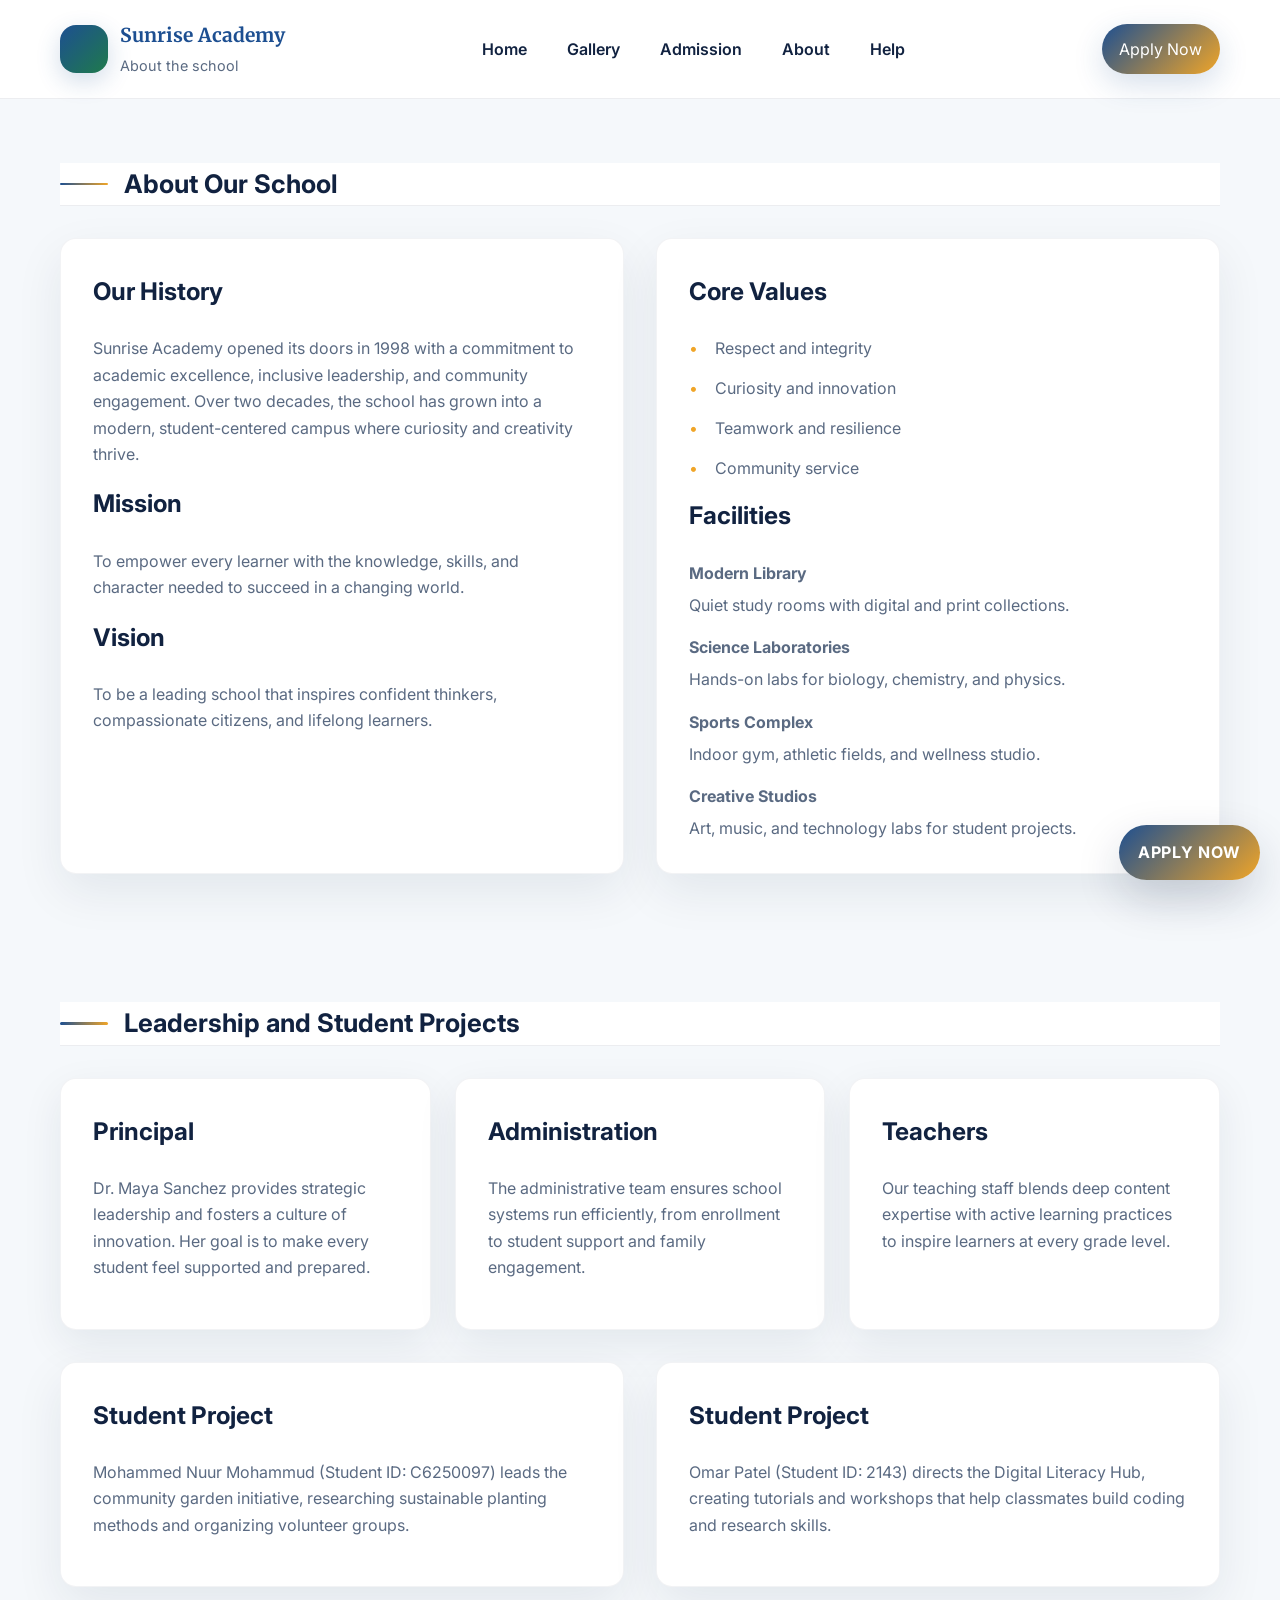
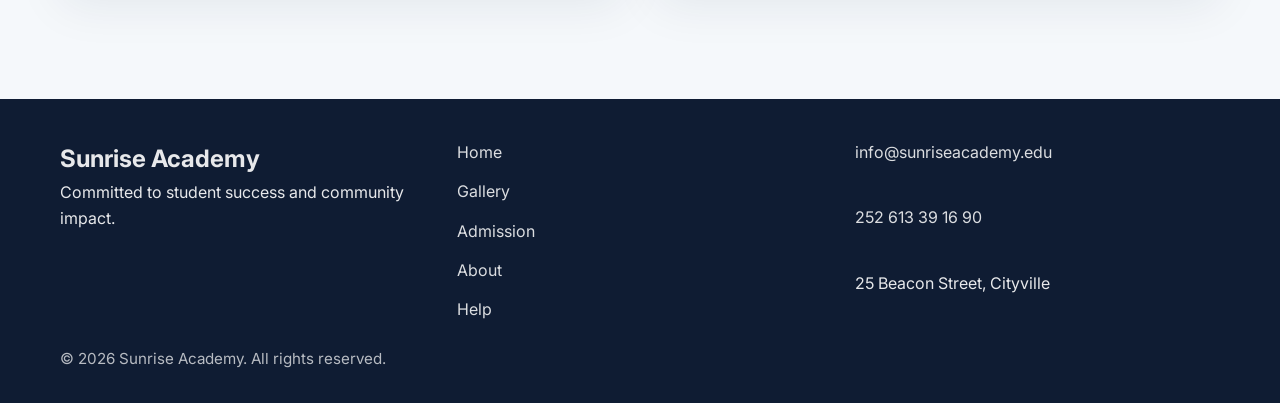
<file: about.html>
<!DOCTYPE html>
<html lang="en">
<head>
    <meta charset="UTF-8">
    <meta name="viewport" content="width=device-width, initial-scale=1.0">
    <meta name="description" content="Learn about Sunrise Academy's history, mission, vision, values, facilities, leadership, and student projects.">
    <title>About Us | Sunrise Academy</title>
    <link rel="icon" href="favicon.ico" type="image/x-icon">
    <link rel="stylesheet" href="css/styles.css">
</head>
<body>
    <header>
        <div class="container">
            <nav>
                <a class="brand" href="index.html">
                    <span class="brand__mark"></span>
                    <span class="brand__title">
                        <h1>Sunrise Academy</h1>
                        <p>About the school</p>
                    </span>
                </a>
                <div class="nav__links">
                    <a href="index.html">Home</a>
                    <a href="gallery.html">Gallery</a>
                    <a href="admission.html">Admission</a>
                    <a href="about.html">About</a>
                    <a href="help.html">Help</a>
                </div>
                <a class="cta-nav" href="admission.html">Apply Now</a>
            </nav>
        </div>
    </header>

    <main>
        <section class="section-block">
            <div class="container">
                <header class="section-title">
                    <h2>About Our School</h2>
                </header>
                <div class="grid-2">
                    <article class="card">
                        <h3>Our History</h3>
                        <p>Sunrise Academy opened its doors in 1998 with a commitment to academic excellence, inclusive leadership, and community engagement. Over two decades, the school has grown into a modern, student-centered campus where curiosity and creativity thrive.</p>
                        <h3>Mission</h3>
                        <p>To empower every learner with the knowledge, skills, and character needed to succeed in a changing world.</p>
                        <h3>Vision</h3>
                        <p>To be a leading school that inspires confident thinkers, compassionate citizens, and lifelong learners.</p>
                    </article>
                    <aside class="card">
                        <h3>Core Values</h3>
                        <ul>
                            <li>Respect and integrity</li>
                            <li>Curiosity and innovation</li>
                            <li>Teamwork and resilience</li>
                            <li>Community service</li>
                        </ul>
                        <h3>Facilities</h3>
                        <dl>
                            <dt>Modern Library</dt>
                            <dd>Quiet study rooms with digital and print collections.</dd>
                            <dt>Science Laboratories</dt>
                            <dd>Hands-on labs for biology, chemistry, and physics.</dd>
                            <dt>Sports Complex</dt>
                            <dd>Indoor gym, athletic fields, and wellness studio.</dd>
                            <dt>Creative Studios</dt>
                            <dd>Art, music, and technology labs for student projects.</dd>
                        </dl>
                    </aside>
                </div>
            </div>
        </section>

        <section class="section-block">
            <div class="container">
                <header class="section-title">
                    <h2>Leadership and Student Projects</h2>
                </header>
                <div class="grid-3">
                    <article class="card">
                        <h3>Principal</h3>
                        <p>Dr. Maya Sanchez provides strategic leadership and fosters a culture of innovation. Her goal is to make every student feel supported and prepared.</p>
                    </article>
                    <article class="card">
                        <h3>Administration</h3>
                        <p>The administrative team ensures school systems run efficiently, from enrollment to student support and family engagement.</p>
                    </article>
                    <article class="card">
                        <h3>Teachers</h3>
                        <p>Our teaching staff blends deep content expertise with active learning practices to inspire learners at every grade level.</p>
                    </article>
                </div>
                <div class="grid-2" style="margin-top: 2rem;">
                    <article class="card">
                        <h3>Student Project</h3>
                        <p>Mohammed Nuur Mohammud (Student ID: C6250097) leads the community garden initiative, researching sustainable planting methods and organizing volunteer groups.</p>
                    </article>
                    <article class="card">
                        <h3>Student Project</h3>
                        <p>Omar Patel (Student ID: 2143) directs the Digital Literacy Hub, creating tutorials and workshops that help classmates build coding and research skills.</p>
                    </article>
                </div>
            </div>
        </section>
    </main>

    <!-- Page footer -->
    <footer>
        <div class="container footer-grid">
            <div class="footer-brand">
                <h2>Sunrise Academy</h2>
                <p>Committed to student success and community impact.</p>
            </div>
            <div class="footer-links">
                <a href="index.html">Home</a>
                <a href="gallery.html">Gallery</a>
                <a href="admission.html">Admission</a>
                <a href="about.html">About</a>
                <a href="help.html">Help</a>
            </div>
            <div class="footer-contact">
                <a href="mailto:info@sunriseacademy.edu">info@sunriseacademy.edu</a>
                <a href="tel:+252613391690">252 613 39 16 90</a>
                <span>25 Beacon Street, Cityville</span>
            </div>
        </div>
        <div class="container footer-copy">&copy; 2026 Sunrise Academy. All rights reserved.</div>
    </footer>
    <a class="fixed-action" href="admission.html">Apply Now</a>
</body>
</html>
</file>
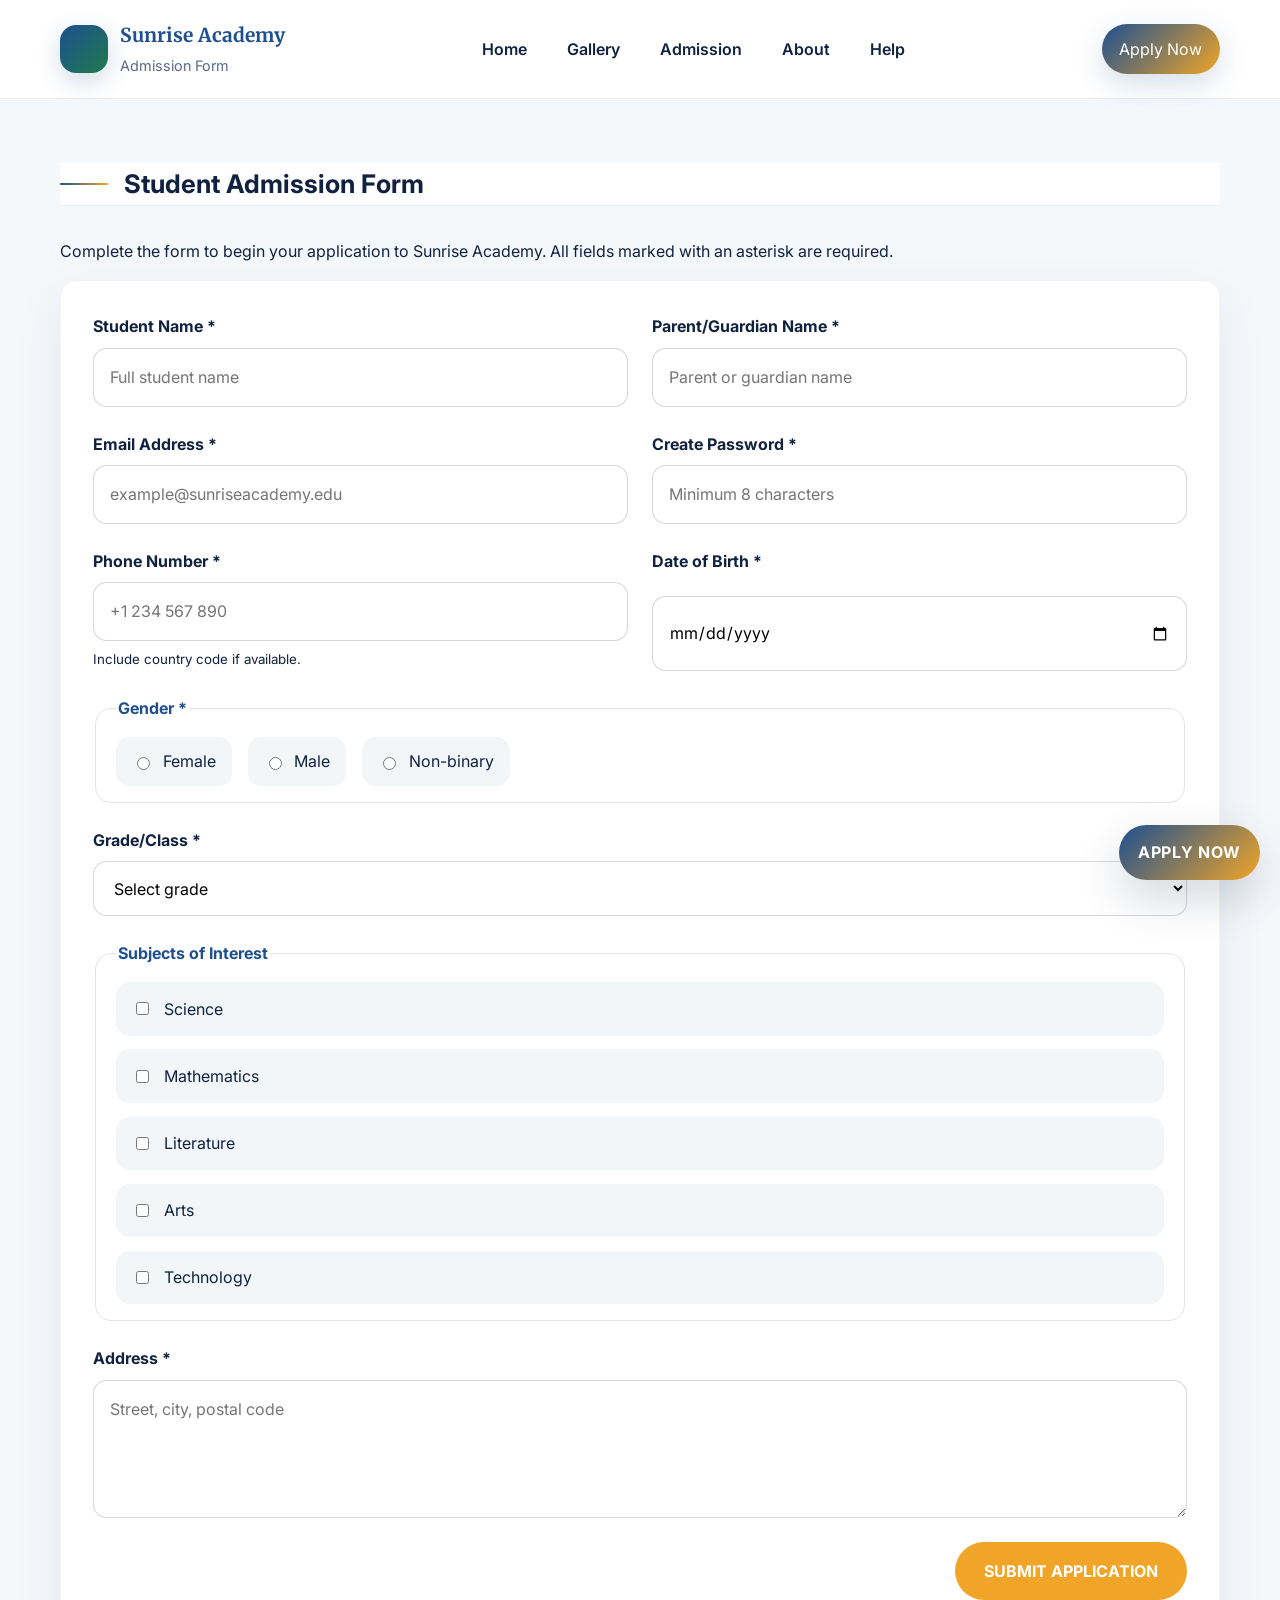
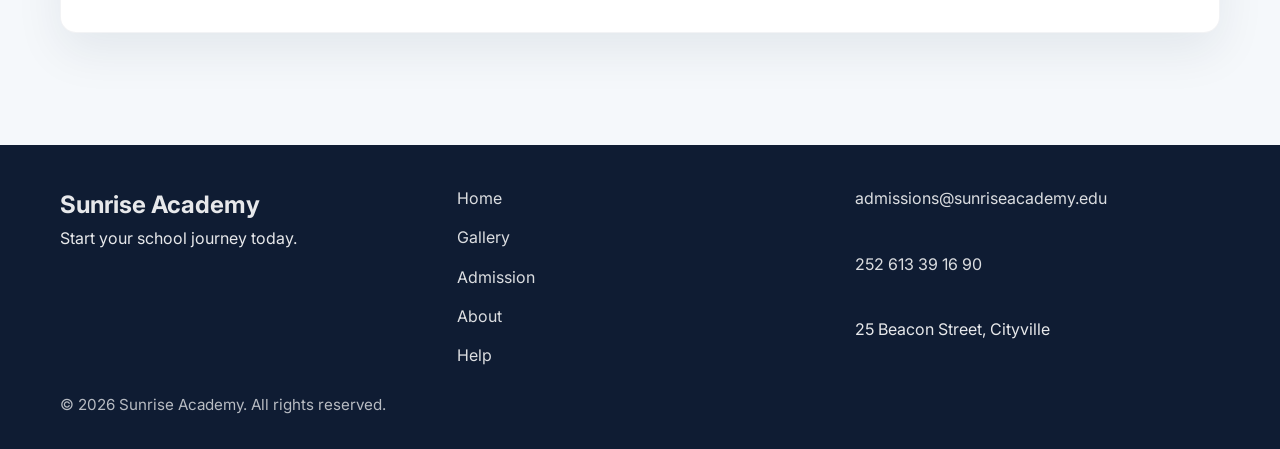
<file: admission.html>
<!DOCTYPE html>
<html lang="en">
<head>
    <meta charset="UTF-8">
    <meta name="viewport" content="width=device-width, initial-scale=1.0">
    <meta name="description" content="Submit the Sunrise Academy admission form for new student registration and admissions inquiries.">
    <title>Admission | Sunrise Academy</title>
    <link rel="icon" href="favicon.ico" type="image/x-icon">
    <link rel="stylesheet" href="css/styles.css">
</head>
<body>
    <header>
        <div class="container">
            <nav>
                <a class="brand" href="index.html">
                    <span class="brand__mark"></span>
                    <span class="brand__title">
                        <h1>Sunrise Academy</h1>
                        <p>Admission Form</p>
                    </span>
                </a>
                <div class="nav__links">
                    <a href="index.html">Home</a>
                    <a href="gallery.html">Gallery</a>
                    <a href="admission.html">Admission</a>
                    <a href="about.html">About</a>
                    <a href="help.html">Help</a>
                </div>
                <a class="cta-nav" href="admission.html">Apply Now</a>
            </nav>
        </div>
    </header>

    <main>
        <section class="section-block">
            <div class="container">
                <header class="section-title">
                    <h2>Student Admission Form</h2>
                </header>
                <p class="section-copy">Complete the form to begin your application to Sunrise Academy. All fields marked with an asterisk are required.</p>
                <form class="card form-grid" action="#" method="post" novalidate>
                    <div class="form-grid form-grid--columns">
                        <div class="form-group">
                            <label for="student-name">Student Name *</label>
                            <input type="text" id="student-name" name="student-name" placeholder="Full student name" required minlength="3">
                        </div>
                        <div class="form-group">
                            <label for="guardian-name">Parent/Guardian Name *</label>
                            <input type="text" id="guardian-name" name="guardian-name" placeholder="Parent or guardian name" required minlength="3">
                        </div>
                        <div class="form-group">
                            <label for="email">Email Address *</label>
                            <input type="email" id="email" name="email" placeholder="example@sunriseacademy.edu" required>
                        </div>
                        <div class="form-group">
                            <label for="password">Create Password *</label>
                            <input type="password" id="password" name="password" placeholder="Minimum 8 characters" required minlength="8" pattern="(?=.{8,}).*">
                        </div>
                        <div class="form-group">
                            <label for="phone">Phone Number *</label>
                            <input type="tel" id="phone" name="phone" placeholder="+1 234 567 890" required pattern="\+?[0-9\s-]{7,}" aria-describedby="phone-help">
                            <small id="phone-help">Include country code if available.</small>
                        </div>
                        <div class="form-group">
                            <label for="dob">Date of Birth *</label>
                            <input type="date" id="dob" name="dob" required>
                        </div>
                    </div>
                    <fieldset class="fieldset-group">
                        <legend>Gender *</legend>
                        <div class="radio-group">
                            <label><input type="radio" name="gender" value="female" required> Female</label>
                            <label><input type="radio" name="gender" value="male"> Male</label>
                            <label><input type="radio" name="gender" value="nonbinary"> Non-binary</label>
                        </div>
                    </fieldset>
                    <div class="form-group">
                        <label for="grade">Grade/Class *</label>
                        <select id="grade" name="grade" required>
                            <option value="">Select grade</option>
                            <option>Kindergarten</option>
                            <option>Grade 1</option>
                            <option>Grade 2</option>
                            <option>Grade 3</option>
                            <option>Grade 4</option>
                            <option>Grade 5</option>
                            <option>Grade 6</option>
                            <option>Grade 7</option>
                            <option>Grade 8</option>
                            <option>Grade 9</option>
                            <option>Grade 10</option>
                            <option>Grade 11</option>
                            <option>Grade 12</option>
                        </select>
                    </div>
                    <fieldset class="fieldset-group">
                        <legend>Subjects of Interest</legend>
                        <div class="checkbox-grid">
                            <label><input type="checkbox" name="subjects" value="science"> Science</label>
                            <label><input type="checkbox" name="subjects" value="mathematics"> Mathematics</label>
                            <label><input type="checkbox" name="subjects" value="literature"> Literature</label>
                            <label><input type="checkbox" name="subjects" value="arts"> Arts</label>
                            <label><input type="checkbox" name="subjects" value="technology"> Technology</label>
                        </div>
                    </fieldset>
                    <div class="form-group">
                        <label for="address">Address *</label>
                        <textarea id="address" name="address" rows="4" placeholder="Street, city, postal code" required minlength="10"></textarea>
                    </div>
                    <div class="form-actions">
                        <button type="submit">Submit Application</button>
                    </div>
                </form>
            </div>
        </section>
    </main>

    <!-- Page footer -->
    <footer>
        <div class="container footer-grid">
            <div class="footer-brand">
                <h2>Sunrise Academy</h2>
                <p>Start your school journey today.</p>
            </div>
            <div class="footer-links">
                <a href="index.html">Home</a>
                <a href="gallery.html">Gallery</a>
                <a href="admission.html">Admission</a>
                <a href="about.html">About</a>
                <a href="help.html">Help</a>
            </div>
            <div class="footer-contact">
                <a href="mailto:admissions@sunriseacademy.edu">admissions@sunriseacademy.edu</a>
                <a href="tel:+252613391690">252 613 39 16 90</a>
                <span>25 Beacon Street, Cityville</span>
            </div>
        </div>
        <div class="container footer-copy">&copy; 2026 Sunrise Academy. All rights reserved.</div>
    </footer>
    <a class="fixed-action" href="admission.html">Apply Now</a>
</body>
</html>
</file>
<file: css/styles.css>
@import url('https://fonts.googleapis.com/css2?family=Inter:wght@400;600;700&family=Merriweather:wght@400;700&display=swap');

/* Global Styles */
:root {
    --primary-color: #1d4f91;
    --secondary-color: #f0a528;
    --accent-color: #1f7a4c;
    --background-color: #f5f8fb;
    --surface-color: #ffffff;
    --text-color: #112240;
    --muted-color: #5a6a82;
    --shadow-color: rgba(17, 34, 64, 0.12);
    --font-main: 'Inter', sans-serif;
    --font-alt: 'Merriweather', serif;
    --radius: 1rem;
    --container-max: 1200px;
}

* {
    box-sizing: border-box;
}

html {
    scroll-behavior: smooth;
    font-size: 100%;
}

body {
    margin: 0;
    font-family: var(--font-main);
    background-color: var(--background-color);
    color: var(--text-color);
    line-height: 1.65;
    min-height: 100vh;
}

img,
iframe,
video {
    max-width: 100%;
    display: block;
}

a {
    color: var(--primary-color);
    text-decoration: none;
}

a:hover,
a:focus {
    color: var(--secondary-color);
}

button,
input,
select,
textarea {
    font: inherit;
}

button {
    border: none;
    cursor: pointer;
}

.container {
    width: min(100%, var(--container-max));
    margin: 0 auto;
    padding: 0 1.25rem;
}

.sr-only {
    position: absolute;
    width: 1px;
    height: 1px;
    padding: 0;
    margin: -1px;
    overflow: hidden;
    clip: rect(0, 0, 0, 0);
    white-space: nowrap;
    border: 0;
}

/* Header and Navigation */
header {
    position: sticky;
    top: 0;
    z-index: 1000;
    background: rgba(255, 255, 255, 0.95);
    border-bottom: 1px solid rgba(17, 34, 64, 0.08);
    backdrop-filter: blur(10px);
}

nav {
    display: flex;
    align-items: center;
    justify-content: space-between;
    gap: 1rem;
    padding: 1rem 0;
}

.brand {
    display: flex;
    align-items: center;
    gap: 0.75rem;
}

.brand__mark {
    width: 3rem;
    height: 3rem;
    border-radius: 1rem;
    background: linear-gradient(135deg, var(--primary-color), var(--accent-color));
    box-shadow: 0 8px 24px rgba(29, 79, 145, 0.2);
}

.brand__title {
    display: grid;
    gap: 0.15rem;
}

.brand__title h1 {
    font-family: var(--font-alt);
    font-size: clamp(1.1rem, 1.5vw, 1.5rem);
    margin: 0;
}

.brand__title p {
    margin: 0;
    color: var(--muted-color);
    font-size: 0.9rem;
}

.nav__links {
    display: flex;
    flex-wrap: wrap;
    gap: 1rem;
    justify-content: center;
}

.nav__links a {
    color: var(--text-color);
    font-weight: 600;
    padding: 0.5rem 0.75rem;
    border-radius: 0.75rem;
    transition: background-color 0.25s ease, color 0.25s ease;
}

.nav__links a:hover,
.nav__links a:focus {
    background-color: rgba(29, 79, 145, 0.08);
    color: var(--primary-color);
}

.cta-nav {
    display: inline-flex;
    align-items: center;
    justify-content: center;
    padding: 0.75rem 1.1rem;
    background: linear-gradient(135deg, var(--primary-color), var(--secondary-color));
    color: #fff;
    border-radius: 999px;
    box-shadow: 0 10px 30px rgba(29, 79, 145, 0.18);
    transition: transform 0.25s ease;
}

.cta-nav:hover,
.cta-nav:focus {
    transform: translateY(-2px);
}

.fixed-action {
    position: fixed;
    right: 1.25rem;
    bottom: 1.25rem;
    display: inline-flex;
    align-items: center;
    justify-content: center;
    padding: 0.9rem 1.2rem;
    background: linear-gradient(135deg, var(--primary-color), var(--secondary-color));
    color: #fff;
    border-radius: 999px;
    box-shadow: 0 18px 45px rgba(17, 34, 64, 0.18);
    z-index: 1200;
    text-transform: uppercase;
    font-weight: 700;
    letter-spacing: 0.04em;
    transition: transform 0.2s ease, box-shadow 0.2s ease;
}

.fixed-action:hover,
.fixed-action:focus {
    transform: translateY(-2px);
}

/* Hero */
.hero {
    padding: 3rem 0 2rem;
    background: linear-gradient(180deg, rgba(29, 79, 145, 0.08), transparent 80%), url('../images/hero-campus.svg') center/cover no-repeat;
}

.hero__content {
    display: grid;
    gap: 1.75rem;
    align-items: center;
    min-height: 65vh;
}

.hero__intro {
    max-width: 60rem;
    background: rgba(255, 255, 255, 0.92);
    padding: 2rem;
    border-radius: var(--radius);
    box-shadow: 0 24px 80px rgba(17, 34, 64, 0.12);
}

.hero__eyebrow {
    text-transform: uppercase;
    letter-spacing: 0.25em;
    color: var(--secondary-color);
    font-size: 0.85rem;
    font-weight: 700;
    margin-bottom: 1rem;
}

.hero__title {
    font-family: var(--font-alt);
    font-size: clamp(2.5rem, 4vw, 4.5rem);
    margin: 0 0 1rem;
    line-height: 1.05;
}

.hero__description {
    font-size: clamp(1rem, 1.15vw, 1.2rem);
    margin: 0 0 1.75rem;
    color: var(--muted-color);
}

.hero__actions {
    display: flex;
    flex-wrap: wrap;
    gap: 1rem;
}

.hero__button,
.secondary-button {
    display: inline-flex;
    align-items: center;
    justify-content: center;
    min-width: 11rem;
    padding: 1rem 1.4rem;
    border-radius: 999px;
    font-weight: 700;
    text-transform: uppercase;
    letter-spacing: 0.06em;
    transition: transform 0.2s ease, box-shadow 0.2s ease;
}

.hero__button {
    background: linear-gradient(135deg, var(--primary-color), var(--secondary-color));
    color: #fff;
    box-shadow: 0 16px 30px rgba(29, 79, 145, 0.18);
}

.secondary-button {
    background: rgba(29, 79, 145, 0.08);
    color: var(--text-color);
}

.hero__button:hover,
.secondary-button:hover,
.hero__button:focus,
.secondary-button:focus {
    transform: translateY(-2px);
}

/* Intro Sections */
.school-highlights {
    display: grid;
    gap: 2rem;
    margin-bottom: 3rem;
}

.feature-grid {
    display: grid;
    gap: 1.5rem;
}

.highlight-card {
    background: var(--surface-color);
    border-radius: var(--radius);
    padding: 1.75rem;
    box-shadow: 0 18px 48px rgba(17, 34, 64, 0.08);
    border: 1px solid rgba(17, 34, 64, 0.05);
}

.highlight-card h2 {
    margin: 0 0 0.75rem;
    font-size: clamp(1.35rem, 1.7vw, 1.8rem);
}

.highlight-card p {
    margin: 0;
    color: var(--muted-color);
}

.grid-3 {
    display: grid;
    gap: 1.5rem;
}

.grid-3 article {
    background: var(--surface-color);
    padding: 1.75rem;
    border-radius: var(--radius);
    box-shadow: 0 14px 40px rgba(17, 34, 64, 0.08);
}

.grid-3 h3 {
    margin-top: 0;
    font-size: clamp(1.2rem, 1.4vw, 1.4rem);
}

.grid-3 p {
    color: var(--muted-color);
}

.features {
    display: grid;
    gap: 1.5rem;
    margin: 3rem 0;
}

.feature {
    display: grid;
    gap: 1rem;
    background: var(--surface-color);
    border-radius: var(--radius);
    padding: 1.75rem;
    border: 1px solid rgba(17, 34, 64, 0.06);
    transition: transform 0.25s ease, box-shadow 0.25s ease;
}

.feature:hover,
.feature:focus-within {
    transform: translateY(-4px);
    box-shadow: 0 20px 45px rgba(17, 34, 64, 0.12);
}

.feature__icon {
    width: 3rem;
    height: 3rem;
    display: grid;
    place-items: center;
    border-radius: 1rem;
    background: linear-gradient(135deg, rgba(29, 79, 145, 0.15), rgba(240, 165, 40, 0.15));
    color: var(--primary-color);
    font-size: 1.35rem;
}

.feature h4 {
    margin: 0;
    font-size: 1.15rem;
}

.feature p {
    margin: 0;
    color: var(--muted-color);
}

/* CTA Section */
.section-cta {
    margin: 3rem 0;
    padding: 2.5rem 1.75rem;
    border-radius: var(--radius);
    background: linear-gradient(135deg, rgba(29, 79, 145, 0.12), rgba(240, 165, 40, 0.1));
}

.section-cta .cta-grid {
    display: grid;
    gap: 1.5rem;
    align-items: center;
}

.section-cta h2 {
    margin: 0;
    font-size: clamp(1.8rem, 2.7vw, 2.8rem);
}

.section-cta p {
    margin: 0;
    color: var(--muted-color);
}

.section-cta .cta-actions {
    display: flex;
    flex-wrap: wrap;
    gap: 1rem;
}

.section-cta .cta-actions a {
    padding: 1rem 1.4rem;
    background: var(--primary-color);
    color: #fff;
    border-radius: 999px;
    font-weight: 700;
    text-transform: uppercase;
    transition: transform 0.2s ease;
}

.section-cta .cta-actions a:hover,
.section-cta .cta-actions a:focus {
    transform: translateY(-2px);
}

/* Main Layout */
main {
    padding-bottom: 3rem;
}

.section-title {
    margin: 0 0 2rem;
    display: flex;
    align-items: center;
    gap: 1rem;
}

.section-title::before {
    content: '';
    flex: 0 0 3rem;
    height: 0.18rem;
    background: linear-gradient(90deg, var(--primary-color), var(--secondary-color));
    border-radius: 999px;
}

.section-title h2 {
    font-size: clamp(1.55rem, 2vw, 2rem);
    margin: 0;
}

.section-title p {
    margin: 0;
    color: var(--muted-color);
    font-size: 0.98rem;
}

/* Page Sections */
.section-block {
    padding: 3rem 0;
}

.grid-2 {
    display: grid;
    gap: 2rem;
}

.card {
    background: var(--surface-color);
    border-radius: var(--radius);
    padding: 2rem;
    box-shadow: 0 18px 48px rgba(17, 34, 64, 0.08);
    border: 1px solid rgba(17, 34, 64, 0.05);
}

.card h3 {
    margin-top: 0;
    font-size: clamp(1.4rem, 1.9vw, 1.75rem);
}

.card p,
.card li,
.card dt,
.card dd {
    color: var(--muted-color);
}

.card ul,
.card dl {
    margin: 1rem 0 0;
    padding: 0;
    list-style: none;
}

.card ul li {
    position: relative;
    padding-left: 1.6rem;
    margin-bottom: 0.85rem;
}

.card ul li::before {
    content: '•';
    position: absolute;
    left: 0;
    color: var(--secondary-color);
}

.card dl dt {
    font-weight: 700;
    margin-top: 1rem;
}

.card dl dd {
    margin: 0.35rem 0 0;
}

/* Table Styles */
.table-wrapper {
    overflow-x: auto;
    border-radius: var(--radius);
    box-shadow: 0 14px 40px rgba(17, 34, 64, 0.08);
}

table {
    width: 100%;
    border-collapse: collapse;
    min-width: 28rem;
    background: var(--surface-color);
}

caption {
    caption-side: top;
    text-align: left;
    font-weight: 700;
    padding: 1.25rem 1.5rem;
    font-size: 1.1rem;
    color: var(--primary-color);
}

thead th,
tfoot td,
tfoot th {
    background: rgba(29, 79, 145, 0.08);
    color: var(--text-color);
    padding: 1rem;
    text-align: left;
    font-weight: 700;
}

tbody td {
    padding: 1rem;
    border-top: 1px solid rgba(17, 34, 64, 0.08);
}

tbody tr:nth-child(odd) {
    background: rgba(29, 79, 145, 0.04);
}

tbody tr:hover {
    background: rgba(240, 165, 40, 0.12);
}

tfoot td {
    font-weight: 700;
}

/* Gallery */
.gallery-grid {
    display: grid;
    gap: 1.5rem;
}

.gallery-item {
    position: relative;
    overflow: hidden;
    border-radius: var(--radius);
    box-shadow: 0 18px 48px rgba(17, 34, 64, 0.08);
}

.video-room {
    margin-top: 2rem;
}

.video-room__card {
    position: relative;
    min-height: 20rem;
    border-radius: var(--radius);
    background: linear-gradient(135deg, rgba(29, 79, 145, 0.12), rgba(240, 165, 40, 0.1));
    border: 1px solid rgba(17, 34, 64, 0.08);
    display: grid;
    place-items: center;
    text-align: center;
    padding: 0;
    overflow: hidden;
    box-shadow: 0 14px 40px rgba(17, 34, 64, 0.08);
}

.video-room__card video {
    width: 100%;
    height: 100%;
    min-height: 20rem;
    border: 0;
}

.gallery-item img {
    width: 100%;
    height: 100%;
    object-fit: cover;
    transition: transform 0.35s ease;
}

.gallery-item:hover img,
.gallery-item:focus-within img {
    transform: scale(1.05);
}

.gallery-item span {
    position: absolute;
    left: 1rem;
    bottom: 1rem;
    background: rgba(17, 34, 64, 0.72);
    color: #fff;
    padding: 0.7rem 1rem;
    border-radius: 999px;
    font-size: 0.9rem;
}

/* Form */
.form-grid {
    display: grid;
    gap: 1.5rem;
}

.form-group {
    display: grid;
    gap: 0.5rem;
}

.form-group label {
    font-weight: 700;
    color: var(--text-color);
}

.form-group input,
.form-group select,
.form-group textarea {
    width: 100%;
    padding: 0.95rem 1rem;
    border: 1px solid rgba(17, 34, 64, 0.18);
    border-radius: 0.85rem;
    background: #fff;
    transition: border-color 0.2s ease, box-shadow 0.2s ease;
}

.form-group input:focus,
.form-group select:focus,
.form-group textarea:focus {
    outline: none;
    border-color: var(--primary-color);
    box-shadow: 0 0 0 4px rgba(29, 79, 145, 0.08);
}

.form-grid--columns {
    grid-template-columns: repeat(2, minmax(0, 1fr));
}

.form-actions {
    display: flex;
    justify-content: flex-end;
}

.form-actions button {
    padding: 1rem 1.8rem;
    background: var(--secondary-color);
    color: #fff;
    border-radius: 999px;
    font-weight: 700;
    text-transform: uppercase;
    transition: transform 0.2s ease, box-shadow 0.2s ease;
}

.form-actions button:hover,
.form-actions button:focus {
    transform: translateY(-1px);
    box-shadow: 0 16px 32px rgba(29, 79, 145, 0.18);
}

.fieldset-group {
    border: 1px solid rgba(17, 34, 64, 0.12);
    border-radius: var(--radius);
    padding: 1rem 1.25rem;
}

legend {
    font-weight: 700;
    color: var(--primary-color);
}

.checkbox-grid {
    display: grid;
    gap: 0.85rem;
}

.checkbox-grid label {
    display: inline-flex;
    align-items: center;
    gap: 0.75rem;
    padding: 0.85rem 1rem;
    border-radius: 0.85rem;
    background: rgba(29, 79, 145, 0.05);
    cursor: pointer;
}

.checkbox-grid input {
    accent-color: var(--primary-color);
}

.radio-group {
    display: flex;
    flex-wrap: wrap;
    gap: 1rem;
}

.radio-group label {
    display: inline-flex;
    align-items: center;
    gap: 0.6rem;
    padding: 0.7rem 1rem;
    border-radius: 0.85rem;
    background: rgba(29, 79, 145, 0.05);
    cursor: pointer;
}

.radio-group input {
    accent-color: var(--primary-color);
}

/* FAQ */
.faq-list {
    display: grid;
    gap: 1rem;
}

.faq-item {
    background: var(--surface-color);
    padding: 1.5rem;
    border-radius: var(--radius);
    border: 1px solid rgba(17, 34, 64, 0.08);
}

.faq-item summary {
    cursor: pointer;
    list-style: none;
    font-weight: 700;
    margin: 0;
    display: flex;
    justify-content: space-between;
    align-items: center;
    gap: 1rem;
}

.faq-item summary::-webkit-details-marker {
    display: none;
}

.faq-item p {
    margin: 1rem 0 0;
    color: var(--muted-color);
}

/* Footer */
footer {
    padding: 2.5rem 0 2rem;
    background: #0f1c33;
    color: rgba(255, 255, 255, 0.9);
}

.footer-grid {
    display: grid;
    gap: 2rem;
}

.footer-brand h2,
.footer-brand p {
    margin: 0;
}

.footer-links,
.footer-contact {
    display: grid;
    gap: 0.8rem;
}

.footer-links a,
.footer-contact a {
    color: rgba(255, 255, 255, 0.85);
}

.footer-links a:hover,
.footer-contact a:hover {
    color: #fff;
}

.footer-copy {
    margin-top: 1.5rem;
    font-size: 0.95rem;
    color: rgba(255, 255, 255, 0.7);
}

.footer-social {
    display: flex;
    flex-wrap: wrap;
    gap: 0.75rem;
}

.footer-social a {
    display: inline-flex;
    align-items: center;
    justify-content: center;
    width: 2.5rem;
    height: 2.5rem;
    border-radius: 50%;
    background: rgba(255, 255, 255, 0.08);
    color: #fff;
    transition: background-color 0.2s ease;
}

.footer-social a:hover {
    background: var(--secondary-color);
}

/* Responsive Layouts */
@media (min-width: 640px) {
    .hero__content {
        grid-template-columns: 1fr;
    }

    .grid-2 {
        grid-template-columns: repeat(2, minmax(0, 1fr));
    }

    .form-grid--columns {
        grid-template-columns: repeat(2, minmax(0, 1fr));
    }
}

@media (min-width: 768px) {
    .nav__links {
        justify-content: flex-start;
    }

    .hero {
        padding-top: 4rem;
        padding-bottom: 4rem;
    }

    .hero__intro {
        padding: 2.5rem;
    }

    .school-highlights {
        grid-template-columns: repeat(2, minmax(0, 1fr));
    }

    .feature-grid {
        grid-template-columns: repeat(3, minmax(0, 1fr));
    }

    .gallery-grid {
        grid-template-columns: repeat(3, minmax(0, 1fr));
    }

    .footer-grid {
        grid-template-columns: repeat(3, minmax(0, 1fr));
    }
}

@media (min-width: 1024px) {
    .hero__content {
        grid-template-columns: 1.2fr 0.8fr;
        align-items: center;
    }

    .hero__intro {
        max-width: 50rem;
    }

    .grid-3 {
        grid-template-columns: repeat(3, minmax(0, 1fr));
    }

    .gallery-grid {
        grid-template-columns: repeat(3, minmax(0, 1fr));
    }
}

@media (min-width: 1280px) {
    .section-block {
        padding: 4rem 0;
    }

    nav {
        padding: 1.25rem 0;
    }

    .hero__actions {
        gap: 1.5rem;
    }

    .grid-3 article,
    .feature {
        padding: 2rem;
    }
}

@media (max-width: 639px) {
    .nav__links {
        flex-direction: column;
        gap: 0.75rem;
    }

    .cta-nav {
        width: 100%;
        justify-content: center;
    }

    .hero__intro {
        padding: 1.5rem;
    }

    .section-cta {
        padding: 1.75rem;
    }

    .footer-grid {
        gap: 1.5rem;
    }

    .form-grid--columns {
        grid-template-columns: 1fr;
    }
}

@media (max-width: 479px) {
    nav {
        gap: 0.75rem;
        padding: 0.85rem 0;
    }

    .hero {
        padding-top: 2.5rem;
        padding-bottom: 2.5rem;
    }

    .hero__title {
        font-size: clamp(2rem, 7vw, 2.8rem);
    }

    .hero__description {
        font-size: 1rem;
    }

    .section-title {
        flex-direction: column;
        align-items: flex-start;
    }
}
</file>
